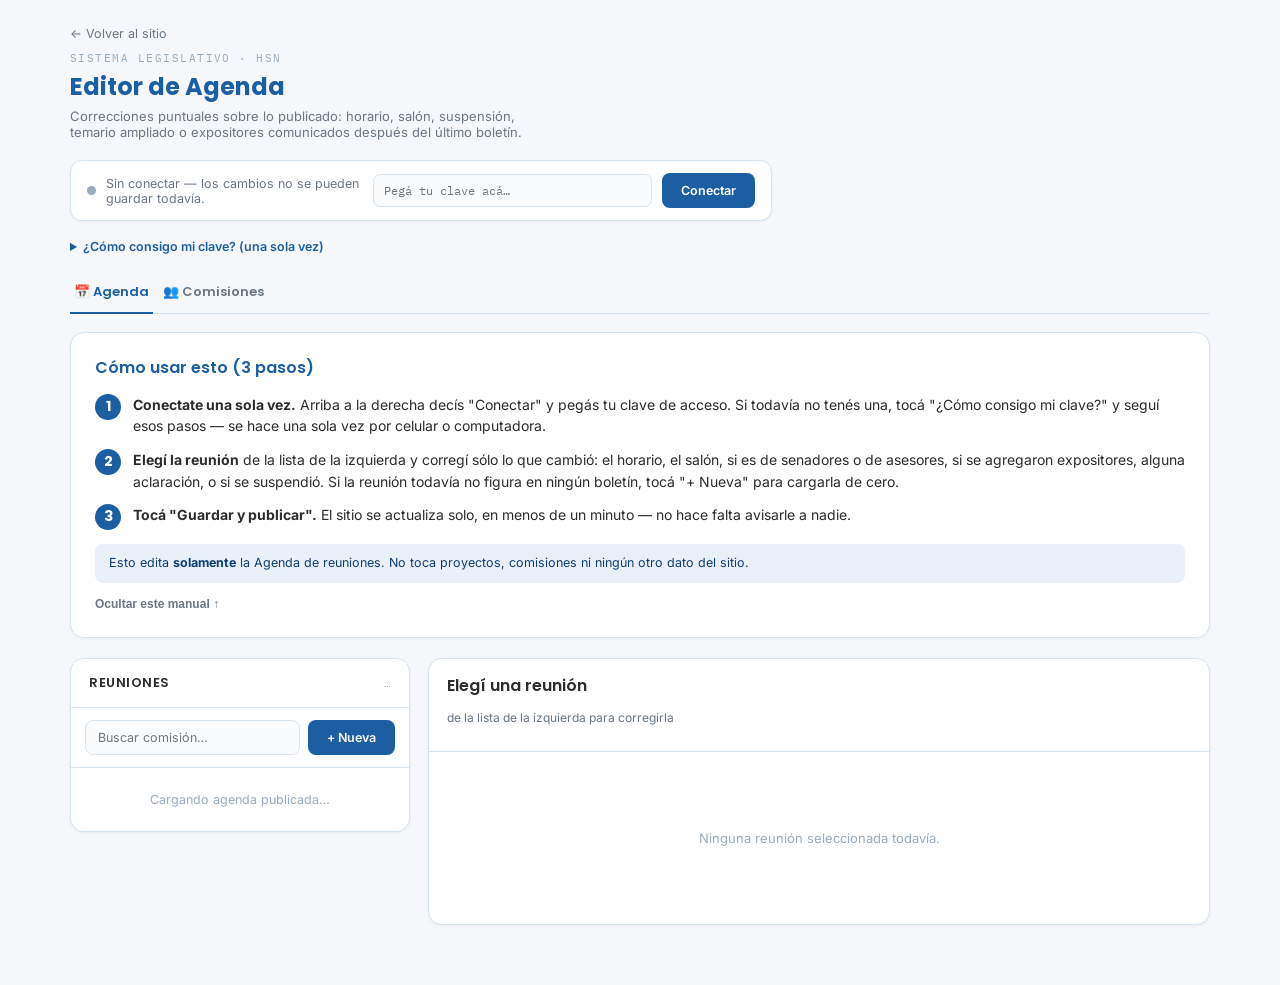
<file: editor.html>
<!DOCTYPE html>
<html lang="es">
<head>
<meta charset="UTF-8">
<meta name="viewport" content="width=device-width, initial-scale=1.0">
<title>Editor de Agenda &middot; HSN</title>
<link rel="stylesheet" href="https://fonts.googleapis.com/css2?family=Poppins:wght@600;700&family=Inter:wght@400;500;600&family=IBM+Plex+Mono:wght@500&display=swap">
<style>
:root{
  --bg:#F5F7FA;
  --surface:#FFFFFF;
  --surface-2:#FAFBFD;
  --border:#D6E4F0;
  --text:#2C2C2C;
  --text-muted:#6b7785;
  --text-faint:#9aacbd;
  --accent:#1B5EA2;
  --accent-soft:#EAF0FA;
  --accent-strong:#0d3f73;
  --warn:#C2650C;
  --warn-soft:#FBEADD;
  --ok:#0d7a4a;
  --ok-soft:#DCF0E8;
  --danger:#b42318;
  --danger-soft:#FBE7E5;
  --shadow:0 1px 3px rgba(20,40,70,0.06);
  --shadow-lift:0 10px 30px -14px rgba(20,50,90,0.28);
}
*{box-sizing:border-box}
body{background:var(--bg);color:var(--text);font-family:'Inter',system-ui,sans-serif;margin:0}
.wrap{max-width:1180px;margin:0 auto;padding:22px 20px 60px}

/* ── Manual (MUY sencillo) ── */
.manual{background:var(--surface);border:1px solid var(--border);border-radius:14px;padding:22px 24px;box-shadow:var(--shadow);margin-bottom:20px}
.manual h2{font-family:'Poppins',sans-serif;font-size:16px;font-weight:600;color:var(--accent);margin:0 0 14px}
.manual-steps{list-style:none;margin:0;padding:0;display:flex;flex-direction:column;gap:12px}
.manual-steps li{display:flex;gap:12px;align-items:flex-start;font-size:14px;line-height:1.55}
.manual-num{font-family:'Poppins',sans-serif;font-weight:700;font-size:14px;color:#fff;background:var(--accent);width:26px;height:26px;border-radius:50%;display:flex;align-items:center;justify-content:center;flex-shrink:0}
.manual-steps b{color:var(--text)}
.manual-steps a{color:var(--accent);font-weight:600}
.manual-note{margin-top:14px;padding:10px 14px;background:var(--accent-soft);border-radius:8px;font-size:12.5px;color:var(--accent-strong);line-height:1.5}
.manual-collapse{margin-top:10px;background:none;border:none;color:var(--text-muted);font-size:12px;font-weight:600;cursor:pointer;padding:4px 0}

/* ── Header ── */
.topbar{display:flex;align-items:flex-start;justify-content:space-between;gap:20px;flex-wrap:wrap;margin-bottom:18px}
.brand-eyebrow{font-family:'IBM Plex Mono',monospace;font-size:10.5px;letter-spacing:.14em;text-transform:uppercase;color:var(--text-faint);margin:0 0 4px}
h1{font-family:'Poppins',sans-serif;font-size:24px;font-weight:700;color:var(--accent);margin:0 0 4px}
.subtitle{font-size:13px;color:var(--text-muted);margin:0;max-width:60ch}

/* ── Conexión ── */
.conn-box{background:var(--surface);border:1px solid var(--border);border-radius:12px;padding:12px 16px;box-shadow:var(--shadow);display:flex;align-items:center;gap:10px;flex-wrap:wrap;min-width:280px}
.conn-dot{width:9px;height:9px;border-radius:50%;background:var(--text-faint);flex-shrink:0}
.conn-dot.on{background:var(--ok);box-shadow:0 0 0 3px var(--ok-soft)}
.conn-dot.err{background:var(--danger);box-shadow:0 0 0 3px var(--danger-soft)}
.conn-text{font-size:12.5px;color:var(--text-muted);flex:1}
.conn-text b{color:var(--text)}
.conn-box input[type=password]{flex:1;min-width:180px;padding:8px 10px;border:1.5px solid var(--border);border-radius:7px;font-family:'IBM Plex Mono',monospace;font-size:12px;background:var(--surface-2);color:var(--text)}
.conn-box .btn{white-space:nowrap}
.conn-forget{background:none;border:none;color:var(--text-faint);font-size:11px;text-decoration:underline;cursor:pointer}

/* ── Layout ── */
.board{display:grid;grid-template-columns:340px 1fr;gap:18px;align-items:start}
@media(max-width:880px){.board{grid-template-columns:1fr}}
.panel{background:var(--surface);border:1px solid var(--border);border-radius:14px;box-shadow:var(--shadow);overflow:hidden}
.panel-head{padding:14px 18px;border-bottom:1px solid var(--border);display:flex;align-items:center;justify-content:space-between;gap:10px}
.panel-head h2{font-family:'Poppins',sans-serif;font-size:13px;font-weight:600;color:var(--text);margin:0;text-transform:uppercase;letter-spacing:.04em}
.panel-count{font-family:'IBM Plex Mono',monospace;font-size:11px;color:var(--text-faint)}

.search-row{padding:12px 14px;border-bottom:1px solid var(--border)}
.search-row input{width:100%;padding:9px 12px;border:1.5px solid var(--border);border-radius:8px;background:var(--surface-2);color:var(--text);font-family:inherit;font-size:12.5px;outline:none}
.search-row input:focus{border-color:var(--accent)}
.rlist{max-height:640px;overflow-y:auto}
.rgroup-label{font-size:10px;font-weight:700;text-transform:uppercase;letter-spacing:.08em;color:var(--text-faint);padding:12px 16px 6px}
.ritem{width:100%;text-align:left;background:none;border:none;border-left:3px solid transparent;padding:10px 16px 10px 13px;cursor:pointer;display:flex;flex-direction:column;gap:4px;font-family:inherit;color:var(--text)}
.ritem:hover{background:var(--surface-2)}
.ritem.active{background:var(--accent-soft);border-left-color:var(--accent)}
.ritem-top{display:flex;align-items:center;justify-content:space-between;gap:8px}
.ritem-hora{font-family:'IBM Plex Mono',monospace;font-size:11.5px;font-weight:500;color:var(--text-muted)}
.ritem.active .ritem-hora{color:var(--accent)}
.ritem-com{font-size:12.5px;font-weight:600;line-height:1.3}
.chip{display:inline-flex;align-items:center;gap:4px;font-size:9.5px;font-weight:700;text-transform:uppercase;letter-spacing:.03em;padding:2px 7px;border-radius:20px;white-space:nowrap;flex-shrink:0}
.chip-pend{background:var(--warn-soft);color:var(--warn)}
.chip-ok{background:var(--ok-soft);color:var(--ok)}
.chip-live{background:var(--accent-soft);color:var(--accent)}
.chip-dot{width:5px;height:5px;border-radius:50%;background:currentColor}
.list-empty{padding:24px 16px;text-align:center;font-size:12.5px;color:var(--text-faint)}

.editor-head{display:flex;align-items:flex-start;justify-content:space-between;gap:14px;flex-wrap:wrap}
.editor-title{font-family:'Poppins',sans-serif;font-size:16px;font-weight:600;color:var(--text);margin:0 0 3px}
.editor-meta{font-size:12px;color:var(--text-muted)}
.editor-meta code{font-family:'IBM Plex Mono',monospace;background:var(--surface-2);border:1px solid var(--border);border-radius:5px;padding:1px 6px;font-size:11px}
.editor-body{padding:18px}
.editor-placeholder{padding:60px 24px;text-align:center;color:var(--text-faint);font-size:13px}
.field-grid{display:grid;grid-template-columns:1fr 1fr;gap:14px 16px;margin-bottom:18px}
@media(max-width:560px){.field-grid{grid-template-columns:1fr}}
.field{display:flex;flex-direction:column;gap:6px}
.field.span2{grid-column:1/-1}
.field label{font-size:11px;font-weight:700;text-transform:uppercase;letter-spacing:.05em;color:var(--text-muted);display:flex;align-items:center;gap:6px}
.field .was{font-family:'IBM Plex Mono',monospace;font-weight:400;text-transform:none;letter-spacing:0;color:var(--text-faint);font-size:10.5px}
.field input[type=text],.field input[type=time],.field textarea,.field select{width:100%;padding:9px 11px;border:1.5px solid var(--border);border-radius:8px;background:var(--surface-2);color:var(--text);font-family:inherit;font-size:13px;outline:none;transition:border-color .15s}
.field input:focus,.field textarea:focus,.field select:focus{border-color:var(--accent)}
.field textarea{resize:vertical;min-height:64px;line-height:1.5;font-family:inherit}
.field-hint{font-size:10.5px;color:var(--text-faint)}

.toggle-row{display:flex;align-items:center;justify-content:space-between;background:var(--surface-2);border:1.5px solid var(--border);border-radius:10px;padding:11px 14px}
.toggle-row.danger-active{background:var(--danger-soft);border-color:var(--danger)}
.toggle-label{font-size:13px;font-weight:600}
.toggle-sub{font-size:11px;color:var(--text-muted);margin-top:2px}
.switch{position:relative;width:38px;height:22px;flex-shrink:0}
.switch input{opacity:0;width:0;height:0}
.switch-track{position:absolute;inset:0;background:var(--border);border-radius:20px;cursor:pointer;transition:background .15s}
.switch-track::after{content:'';position:absolute;width:16px;height:16px;left:3px;top:3px;background:var(--surface);border-radius:50%;transition:transform .15s;box-shadow:0 1px 2px rgba(0,0,0,0.25)}
.switch input:checked+.switch-track{background:var(--danger)}
.switch input:checked+.switch-track::after{transform:translateX(16px)}

.diff-box{background:var(--surface-2);border:1px dashed var(--border);border-radius:10px;padding:12px 14px;margin-bottom:16px;font-size:12px}
.diff-title{font-size:10px;font-weight:700;text-transform:uppercase;letter-spacing:.06em;color:var(--text-faint);margin-bottom:8px}
.diff-row{display:flex;gap:8px;align-items:baseline;padding:3px 0;font-family:'IBM Plex Mono',monospace;font-size:11.5px;flex-wrap:wrap}
.diff-row .k{color:var(--text-muted);min-width:80px;flex-shrink:0}
.diff-old{color:var(--danger);text-decoration:line-through;opacity:.75}
.diff-new{color:var(--ok);font-weight:600}
.diff-empty{color:var(--text-faint);font-style:italic}

.editor-actions{display:flex;align-items:center;gap:10px;justify-content:flex-end;padding-top:14px;border-top:1px solid var(--border);flex-wrap:wrap}
.save-status{font-size:12px;color:var(--text-muted);margin-right:auto}
.save-status.err{color:var(--danger);font-weight:600}
.save-status.ok{color:var(--ok);font-weight:600}
.btn{font-family:inherit;font-size:12.5px;font-weight:600;padding:9px 18px;border-radius:8px;cursor:pointer;border:1.5px solid transparent;transition:all .15s}
.btn-ghost{background:none;border-color:var(--border);color:var(--text-muted)}
.btn-ghost:hover{border-color:var(--text-faint);color:var(--text)}
.btn-primary{background:var(--accent);color:#fff}
.btn-primary:hover{background:var(--accent-strong)}
.btn-primary:disabled{background:var(--border);color:var(--text-faint);cursor:not-allowed}

.toast{position:fixed;left:50%;bottom:26px;transform:translateX(-50%) translateY(20px);background:var(--accent-strong);color:#fff;padding:12px 20px;border-radius:10px;font-size:13px;font-weight:600;box-shadow:var(--shadow-lift);opacity:0;pointer-events:none;transition:all .25s;display:flex;align-items:center;gap:10px;z-index:50;max-width:90vw}
.toast.show{opacity:1;transform:translateX(-50%) translateY(0)}
.toast.err{background:var(--danger)}
.toast-dot{width:7px;height:7px;border-radius:50%;background:#8DE38F;flex-shrink:0}
.toast.err .toast-dot{background:#fff}

.back-link{display:inline-flex;align-items:center;gap:6px;font-size:12.5px;color:var(--text-muted);text-decoration:none;margin-bottom:10px}
.back-link:hover{color:var(--accent)}

/* ── Tabs de sección (Agenda / Comisiones) ── */
.top-tabs{display:flex;gap:6px;margin-bottom:18px;border-bottom:1.5px solid var(--border)}
.top-tab{font-family:'Poppins',sans-serif;font-size:13px;font-weight:600;color:var(--text-muted);background:none;border:none;border-bottom:2.5px solid transparent;padding:10px 4px;margin-bottom:-1.5px;cursor:pointer}
.top-tab.active{color:var(--accent);border-bottom-color:var(--accent)}

/* ── Comisiones: roster ── */
.roster-row{display:flex;align-items:center;justify-content:space-between;gap:10px;padding:9px 16px;border-bottom:1px solid var(--border-soft,var(--border))}
.roster-row:last-child{border-bottom:none}
.roster-nombre{font-size:13px;font-weight:600}
.roster-meta{font-size:11px;color:var(--text-muted)}
.roster-dpp{font-family:'IBM Plex Mono',monospace;font-size:10.5px;color:var(--text-faint)}
.roster-actions{display:flex;gap:6px;flex-shrink:0}
.roster-actions button{font-family:inherit;font-size:11px;font-weight:600;padding:5px 10px;border-radius:6px;border:1.5px solid var(--border);background:var(--surface);color:var(--text-muted);cursor:pointer}
.roster-actions button:hover{border-color:var(--accent);color:var(--accent)}
.roster-actions button.danger:hover{border-color:var(--danger);color:var(--danger)}
.accion-panel{margin:14px 18px;background:var(--surface-2);border:1.5px solid var(--accent);border-radius:10px;padding:16px}
.accion-panel h3{font-family:'Poppins',sans-serif;font-size:13px;font-weight:600;color:var(--accent);margin:0 0 12px}
.accion-panel .field{margin-bottom:12px}
.accion-panel .field:last-of-type{margin-bottom:0}

/* ── Temario: lista + buscador de expedientes ── */
.temario-list{display:flex;flex-direction:column;gap:6px;margin-bottom:8px}
.temario-item-row{display:flex;align-items:flex-start;gap:8px;background:var(--surface-2);border:1px solid var(--border);border-radius:8px;padding:8px 10px}
.temario-item-num{font-family:'IBM Plex Mono',monospace;font-size:11px;font-weight:600;color:var(--accent);flex-shrink:0;white-space:nowrap}
.temario-item-extracto{font-size:12px;color:var(--text);line-height:1.4;flex:1}
.temario-item-rm{background:none;border:none;color:var(--text-faint);cursor:pointer;font-size:15px;line-height:1;flex-shrink:0;padding:2px 4px}
.temario-item-rm:hover{color:var(--danger)}
.temario-empty{font-size:11.5px;color:var(--text-faint);font-style:italic;padding:4px 2px}
.temario-search-wrap{position:relative}
.temario-search-results{border:1px solid var(--border);border-radius:8px;margin-top:4px;max-height:220px;overflow-y:auto;background:var(--surface)}
.temario-result{width:100%;text-align:left;background:none;border:none;border-bottom:1px solid var(--border);padding:8px 10px;cursor:pointer;display:block;font-family:inherit}
.temario-result:last-child{border-bottom:none}
.temario-result:hover{background:var(--surface-2)}
.temario-result .num{font-family:'IBM Plex Mono',monospace;font-size:10.5px;font-weight:600;color:var(--accent)}
.temario-result .ext{font-size:11.5px;color:var(--text-muted);display:block;margin-top:2px;line-height:1.35;overflow:hidden;text-overflow:ellipsis;display:-webkit-box;-webkit-line-clamp:2;-webkit-box-orient:vertical}
.temario-manual-row{display:flex;gap:6px;margin-top:8px}
.temario-manual-row input{flex:1}

/* ── Selector de comisiones (checklist) ── */
.com-checklist{max-height:200px;overflow-y:auto;border:1.5px solid var(--border);border-radius:8px;background:var(--surface-2)}
.com-check-item{display:flex;align-items:center;gap:8px;padding:7px 10px;font-size:12.5px;border-bottom:1px solid var(--border)}
.com-check-item:last-child{border-bottom:none}
.com-check-item label{cursor:pointer;flex:1}
</style>
</head>
<body>
<div class="wrap">

  <a class="back-link" href="index.html">&larr; Volver al sitio</a>

  <div class="topbar">
    <div>
      <p class="brand-eyebrow">Sistema Legislativo · HSN</p>
      <h1 id="page-h1">Editor de Agenda</h1>
      <p class="subtitle" id="page-subtitle">Correcciones puntuales sobre lo publicado: horario, salón, suspensión, temario ampliado o expositores comunicados después del último boletín.</p>
    </div>
    <div class="conn-box" id="conn-box">
      <span class="conn-dot" id="conn-dot"></span>
      <span class="conn-text" id="conn-text">Sin conectar &mdash; los cambios no se pueden guardar todavía.</span>
      <input type="password" id="conn-token" placeholder="Pegá tu clave acá…">
      <button class="btn btn-primary" id="conn-btn">Conectar</button>
    </div>
  </div>

  <details style="margin-bottom:18px">
    <summary style="cursor:pointer;font-size:12.5px;color:var(--accent);font-weight:600">¿Cómo consigo mi clave? (una sola vez)</summary>
    <div style="background:var(--surface);border:1px solid var(--border);border-radius:12px;padding:16px 20px;margin-top:8px;font-size:13px;line-height:1.7">
      <ol style="margin:0;padding-left:18px">
        <li>Pedile a Mariano el link para crear tu clave de acceso (o que te la genere y te la pase él mismo — es la forma más simple).</li>
        <li>Si te toca crearla vos: entrá a <a href="https://github.com/settings/personal-access-tokens/new" target="_blank" rel="noopener">github.com/settings/personal-access-tokens/new</a> con la cuenta de GitHub de Mariano, elegí "Only select repositories" &rarr; <code>hsn-sistema-legislativo</code>, y en Permissions &rarr; Contents elegí "Read and write". Generá la clave y copiala.</li>
        <li>Pegala arriba a la derecha, donde dice "Pegá tu clave acá", y tocá Conectar. Queda guardada sólo en este navegador — no se comparte con nadie ni con Claude.</li>
      </ol>
    </div>
  </details>

  <div class="top-tabs">
    <button class="top-tab active" id="tab-btn-agenda" onclick="mostrarVista('agenda')">&#128197; Agenda</button>
    <button class="top-tab" id="tab-btn-comisiones" onclick="mostrarVista('comisiones')">&#128101; Comisiones</button>
  </div>

  <div id="view-agenda">

    <div class="manual" id="manual">
      <h2>Cómo usar esto (3 pasos)</h2>
      <ol class="manual-steps">
        <li><span class="manual-num">1</span><div><b>Conectate una sola vez.</b> Arriba a la derecha decís "Conectar" y pegás tu clave de acceso. Si todavía no tenés una, tocá "¿Cómo consigo mi clave?" y seguí esos pasos — se hace una sola vez por celular o computadora.</div></li>
        <li><span class="manual-num">2</span><div><b>Elegí la reunión</b> de la lista de la izquierda y corregí sólo lo que cambió: el horario, el salón, si es de senadores o de asesores, si se agregaron expositores, alguna aclaración, o si se suspendió. Si la reunión todavía no figura en ningún boletín, tocá "+ Nueva" para cargarla de cero.</div></li>
        <li><span class="manual-num">3</span><div><b>Tocá "Guardar y publicar".</b> El sitio se actualiza solo, en menos de un minuto — no hace falta avisarle a nadie.</div></li>
      </ol>
      <div class="manual-note">Esto edita <b>solamente</b> la Agenda de reuniones. No toca proyectos, comisiones ni ningún otro dato del sitio.</div>
      <button class="manual-collapse" id="manual-toggle">Ocultar este manual &uarr;</button>
    </div>

    <div class="board">

      <div class="panel">
        <div class="panel-head">
          <h2>Reuniones</h2>
          <span class="panel-count" id="rcount">&hellip;</span>
        </div>
        <div class="search-row" style="display:flex;gap:8px;align-items:center">
          <input type="text" id="rsearch" placeholder="Buscar comisión…" style="flex:1;margin:0">
          <button class="btn btn-primary" style="white-space:nowrap" onclick="abrirNuevaReunion()">+ Nueva</button>
        </div>
        <div class="rlist" id="rlist"><div class="list-empty">Cargando agenda publicada&hellip;</div></div>
      </div>

      <div class="panel">
        <div class="panel-head editor-head" id="editor-head">
          <div>
            <p class="editor-title">Elegí una reunión</p>
            <p class="editor-meta">de la lista de la izquierda para corregirla</p>
          </div>
        </div>
        <div class="editor-body" id="editor-body">
          <div class="editor-placeholder">Ninguna reunión seleccionada todavía.</div>
        </div>
      </div>

    </div>

  </div>

  <div id="view-comisiones" style="display:none">

    <div class="manual" id="manual-com">
      <h2>Cómo usar esto (3 pasos)</h2>
      <ol class="manual-steps">
        <li><span class="manual-num">1</span><div><b>Conectate una sola vez</b> (arriba a la derecha) — es la misma clave que para Agenda.</div></li>
        <li><span class="manual-num">2</span><div><b>Elegí la comisión</b> de la izquierda y, al lado del integrante que cambió, tocá "Reemplazar" o "Dar de baja" — o "Agregar integrante" si es alguien nuevo.</div></li>
        <li><span class="manual-num">3</span><div><b>Completá el DPP</b> (el decreto/disposición que respalda el cambio, ej. <code>73/26</code>) y su fecha, y guardá. Sin DPP no se puede: es lo que justifica el cambio.</div></li>
      </ol>
      <div class="manual-note">Esto edita <b>solamente</b> los integrantes de las comisiones. No toca la Agenda ni ningún otro dato del sitio.</div>
      <button class="manual-collapse" id="manual-com-toggle">Ocultar este manual &uarr;</button>
    </div>

    <div class="board">

      <div class="panel">
        <div class="panel-head">
          <h2>Comisiones</h2>
          <span class="panel-count" id="ccount">&hellip;</span>
        </div>
        <div class="search-row">
          <input type="text" id="csearch" placeholder="Buscar comisión…">
        </div>
        <div class="rlist" id="clist"><div class="list-empty">Cargando comisiones publicadas&hellip;</div></div>
      </div>

      <div class="panel">
        <div class="panel-head editor-head" id="com-editor-head">
          <div>
            <p class="editor-title">Elegí una comisión</p>
            <p class="editor-meta">de la lista de la izquierda para corregir sus integrantes</p>
          </div>
        </div>
        <div class="editor-body" id="com-editor-body" style="padding:0">
          <div class="editor-placeholder">Ninguna comisión seleccionada todavía.</div>
        </div>
      </div>

    </div>

  </div>

</div>

<div class="toast" id="toast"><span class="toast-dot"></span><span id="toast-text"></span></div>

<script>
var REPO_OWNER = 'bonifaciomariano';
var REPO_NAME = 'hsn-sistema-legislativo';
var REPO = REPO_OWNER + '/' + REPO_NAME;
var RAW_BASE = 'https://raw.githubusercontent.com/' + REPO + '/main/';
var API_BASE = 'https://api.github.com/repos/' + REPO + '/contents/';
var TOKEN_KEY = 'hsn_editor_token';
var AUTOR_KEY = 'hsn_editor_autor';

var reuniones = [];      // crudas, de data/agenda.json
var overridesData = null; // objeto completo de data/agenda_overrides.json (para reescribir)
var overridesIdx = {};    // clave -> override
var seleccion = null;     // reunión cruda seleccionada
var overridesSha = null;
var creandoNueva = false;      // true mientras se completa el formulario de "+ Nueva"
var temarioItemsActual = [];   // [{numero,extracto}] -- del formulario abierto (editar o crear)
var PROYECTOS_DATA = null;     // data/proyectos.json, se carga recién al abrir el buscador de expedientes

function claveDe(r){ return (r.fecha||'') + '|' + (r.hora||'') + '|' + (r.comisiones||[]).join(','); }

function esc(s){
  return String(s==null?'':s).replace(/[&<>"']/g, function(c){
    return {'&':'&amp;','<':'&lt;','>':'&gt;','"':'&quot;',"'":'&#39;'}[c];
  });
}

/* raw.githubusercontent.com a veces devuelve un 503 pasajero ante ráfagas
   de pedidos simultáneos (como los 2-3 fetch en paralelo de cada pestaña) --
   reintenta con espera creciente antes de darse por vencido. */
function fetchJsonConReintento(url, opts){
  opts = opts || {};
  var intentos = opts.intentos || 3;
  var espera = 500;
  function esperar(ms){ return new Promise(function(res){setTimeout(res, ms)}); }
  function intentar(n){
    return fetch(url, {cache:'no-store'})
      .then(function(r){
        if(r.ok)return r.json();
        if(r.status===404 && 'fallback' in opts)return opts.fallback;
        var err = new Error((url.split('/').pop())+': error '+r.status);
        throw err;
      })
      .catch(function(err){
        if(n>=intentos)throw err;
        return esperar(espera*n).then(function(){return intentar(n+1)});
      });
  }
  return intentar(1);
}

/* ── Conexión (token guardado sólo en este navegador) ── */
function token(){ return localStorage.getItem(TOKEN_KEY) || ''; }
function setConn(state, text){
  var dot = document.getElementById('conn-dot');
  dot.className = 'conn-dot' + (state==='on'?' on':state==='err'?' err':'');
  document.getElementById('conn-text').textContent = text;
}
function refrescarConn(){
  var box = document.getElementById('conn-box');
  if(token()){
    box.querySelector('#conn-token').style.display='none';
    box.querySelector('#conn-btn').textContent='Olvidar clave';
    box.querySelector('#conn-btn').className='btn btn-ghost';
  }else{
    box.querySelector('#conn-token').style.display='';
    box.querySelector('#conn-btn').textContent='Conectar';
    box.querySelector('#conn-btn').className='btn btn-primary';
    setConn('off','Sin conectar — los cambios no se pueden guardar todavía.');
  }
}
document.getElementById('conn-btn').addEventListener('click', function(){
  if(token()){
    localStorage.removeItem(TOKEN_KEY);
    refrescarConn();
    return;
  }
  var t = document.getElementById('conn-token').value.trim();
  if(!t)return;
  setConn('off','Comprobando…');
  fetch('https://api.github.com/repos/' + REPO, {headers:{Authorization:'Bearer '+t}}).then(function(r){
    if(!r.ok)throw new Error('bad');
    localStorage.setItem(TOKEN_KEY, t);
    refrescarConn();
    setConn('on','Conectado. Ya podés guardar cambios.');
  }).catch(function(){
    setConn('err','Esa clave no funcionó. Revisala e intentá de nuevo.');
  });
});
refrescarConn();
if(token())setConn('on','Conectado. Ya podés guardar cambios.');

function armarColapsoManual(manualId, toggleId){
  document.getElementById(toggleId).addEventListener('click', function(){
    var steps = document.querySelectorAll('#'+manualId+' .manual-steps, #'+manualId+' .manual-note');
    var hidden = steps[0].style.display==='none';
    steps.forEach(function(el){el.style.display = hidden?'':'none';});
    this.textContent = hidden ? 'Ocultar este manual ↑' : 'Mostrar el manual ↓';
  });
}
armarColapsoManual('manual','manual-toggle');
armarColapsoManual('manual-com','manual-com-toggle');

function mostrarVista(v){
  document.getElementById('view-agenda').style.display = v==='agenda'?'':'none';
  document.getElementById('view-comisiones').style.display = v==='comisiones'?'':'none';
  document.getElementById('tab-btn-agenda').classList.toggle('active', v==='agenda');
  document.getElementById('tab-btn-comisiones').classList.toggle('active', v==='comisiones');
  document.getElementById('page-h1').textContent = v==='agenda' ? 'Editor de Agenda' : 'Editor de Comisiones';
  document.getElementById('page-subtitle').textContent = v==='agenda'
    ? 'Correcciones puntuales sobre lo publicado: horario, salón, suspensión, temario ampliado o expositores comunicados después del último boletín.'
    : 'Actualizá los integrantes de una comisión cuando el sitio todavía no refleja el último DPP.';
  if(v==='comisiones' && !comisionesCargadas)cargarDatosComisiones();
}

/* ── Carga de datos publicados (lectura pública, sin token) ── */
function cargarDatos(){
  Promise.all([
    fetchJsonConReintento(RAW_BASE + 'data/agenda.json', {fallback:{reuniones:[]}}),
    fetchJsonConReintento(RAW_BASE + 'data/agenda_overrides.json', {fallback:{overrides:[]}})
  ]).then(function(res){
    var agenda = res[0];
    var base = (agenda && agenda.reuniones) || [];
    overridesData = res[1] && res[1].overrides ? res[1] : {overrides:[]};
    overridesIdx = {};
    overridesData.overrides.forEach(function(o){
      if(!o.nueva)overridesIdx[claveDe(o)] = o;
    });
    // Reuniones cargadas enteramente desde el editor (sin boletín de origen)
    // se muestran también en la lista, para poder encontrarlas y corregirlas.
    var manuales = overridesData.overrides.filter(function(o){return o.nueva}).map(function(o){
      return {
        fecha:o.fecha, hora:o.hora, dia:o.dia, comisiones:o.comisiones,
        salon:o.salon_nuevo, tipo:o.tipo_nuevo||'senadores',
        boletin_numero:'Cargada a mano', _manualId:o.id
      };
    });
    reuniones = base.concat(manuales);
    renderLista();
  }).catch(function(err){
    document.getElementById('rlist').innerHTML = '<div class="list-empty">No se pudo cargar la agenda publicada. Recargá la página.</div>';
  });
}

function parseFechaDDMM(fecha){
  // 'DD/MM' -> Date del año en curso (suficiente para ordenar/agrupar)
  var p = (fecha||'').split('/');
  if(p.length!==2)return null;
  var d = new Date();
  d.setMonth(parseInt(p[1],10)-1, parseInt(p[0],10));
  d.setHours(0,0,0,0);
  return d;
}

function renderLista(){
  var q = (document.getElementById('rsearch').value||'').toLowerCase();
  var hoy = new Date(); hoy.setHours(0,0,0,0);
  var filtradas = reuniones.filter(function(r){
    if(!q)return true;
    var texto = (r.comisiones||[]).join(' ').toLowerCase();
    return texto.indexOf(q)>=0;
  });
  var futuras = [], pasadas = [];
  filtradas.forEach(function(r){
    var d = parseFechaDDMM(r.fecha);
    (d && d<hoy ? pasadas : futuras).push(r);
  });
  futuras.sort(function(a,b){
    var da = parseFechaDDMM(a.fecha), db = parseFechaDDMM(b.fecha);
    if(da && db && da.getTime()!==db.getTime())return da-db;
    return (a.hora||'').localeCompare(b.hora||'');
  });
  pasadas.sort(function(a,b){
    var da = parseFechaDDMM(a.fecha), db = parseFechaDDMM(b.fecha);
    if(da && db && da.getTime()!==db.getTime())return db-da;
    return (a.hora||'').localeCompare(b.hora||'');
  });
  filtradas = futuras.concat(pasadas);
  document.getElementById('rcount').textContent = filtradas.length + (overridesData?(' · '+overridesData.overrides.length+' editadas'):'');

  var grupos = {};
  var orden = [];
  filtradas.forEach(function(r){
    var d = parseFechaDDMM(r.fecha);
    var label = d ? (d.getTime()===hoy.getTime() ? 'Hoy · '+r.fecha : (d<hoy ? 'Pasadas' : r.fecha)) : 'Sin fecha';
    if(!grupos[label]){grupos[label]=[];orden.push(label);}
    grupos[label].push(r);
  });

  var html = '';
  if(!filtradas.length)html = '<div class="list-empty">Sin resultados.</div>';
  orden.forEach(function(label){
    html += '<div class="rgroup-label">'+esc(label)+'</div>';
    grupos[label].forEach(function(r){
      var clave = claveDe(r);
      var o = overridesIdx[clave];
      var chip = r._manualId
        ? '<span class="chip chip-pend"><span class="chip-dot"></span>Manual</span>'
        : o
        ? '<span class="chip chip-ok"><span class="chip-dot"></span>Editada</span>'
        : '<span class="chip chip-live"><span class="chip-dot"></span>Publicada</span>';
      var activa = seleccion && claveDe(seleccion)===clave;
      html += '<button class="ritem'+(activa?' active':'')+'" data-clave="'+esc(clave)+'">'
        +'<div class="ritem-top"><span class="ritem-hora">'+esc(o&&o.hora_nueva?o.hora_nueva:r.hora)+' h</span>'+chip+'</div>'
        +'<div class="ritem-com">'+esc((r.comisiones||[]).map(function(c){return titleCase(c)}).join(' · '))+'</div>'
        +'</button>';
    });
  });
  document.getElementById('rlist').innerHTML = html;
  document.querySelectorAll('.ritem').forEach(function(btn){
    btn.addEventListener('click', function(){ seleccionar(btn.getAttribute('data-clave')); });
  });
}
document.getElementById('rsearch').addEventListener('input', renderLista);

var TITLECASE_PARTICULAS = {'y':1,'e':1,'de':1,'del':1,'la':1,'las':1,'los':1};
function titleCase(s){
  s=(s||'').toLowerCase();
  return s.split(' ').map(function(w,i){
    var limpio = w.replace(/[.,;]/g,'');
    if(i>0 && TITLECASE_PARTICULAS[limpio])return w;
    return w.charAt(0).toUpperCase()+w.slice(1);
  }).join(' ');
}

function seleccionar(clave){
  seleccion = reuniones.find(function(r){return claveDe(r)===clave});
  creandoNueva = false;
  renderLista();
  if(seleccion && seleccion._manualId){
    var oManual = overridesData.overrides.find(function(o){return o.id===seleccion._manualId});
    temarioItemsActual = (oManual && oManual.temario_extra || []).slice();
    renderEditorNueva(oManual);
    return;
  }
  var o = overridesIdx[claveDe(seleccion)] || {};
  temarioItemsActual = (o.temario_extra||[]).slice();
  renderEditor();
}

function renderEditor(){
  if(!seleccion){
    document.getElementById('editor-head').innerHTML = '<div><p class="editor-title">Elegí una reunión</p><p class="editor-meta">de la lista de la izquierda para corregirla</p></div>';
    document.getElementById('editor-body').innerHTML = '<div class="editor-placeholder">Ninguna reunión seleccionada todavía.</div>';
    return;
  }
  var r = seleccion;
  var o = overridesIdx[claveDe(r)] || {};
  var coms = (r.comisiones||[]).map(titleCase).join(' · ');

  document.getElementById('editor-head').innerHTML =
    '<div><p class="editor-title">'+esc(coms)+'</p>'
    +'<p class="editor-meta">'+esc(r.dia||'')+' '+esc(r.fecha)+' &middot; publicada en <code>boletín '+esc(r.boletin_numero||'?')+'</code></p></div>';

  var salones = ['AZUL','ILLIA','FRONDIZI - MORENO','EVA PERÓN','C.P.M.'];
  if(r.salon && salones.indexOf(r.salon)<0)salones.unshift(r.salon);
  var salonOpts = '<option value="">(sin cambio — '+esc(r.salon||'?')+')</option>'
    + salones.map(function(s){return '<option value="'+esc(s)+'"'+(o.salon_nuevo===s?' selected':'')+'>'+esc(titleCase(s))+'</option>'}).join('');

  var TIPO_LABEL = {senadores:'Reunión de senadores', asesores:'Reunión de asesores', bicameral:'Reunión bicameral'};
  var tipoActual = r.tipo || 'senadores';
  var tipoOpts = '<option value="">(sin cambio — '+esc(TIPO_LABEL[tipoActual]||tipoActual)+')</option>'
    + Object.keys(TIPO_LABEL).map(function(t){return '<option value="'+t+'"'+(o.tipo_nuevo===t?' selected':'')+'>'+TIPO_LABEL[t]+'</option>'}).join('');

  document.getElementById('editor-body').innerHTML =
    '<div class="field-grid">'
    +'<div class="field"><label>Hora <span class="was">— publicada: '+esc(r.hora)+'</span></label>'
    +'<input type="time" id="f-hora" value="'+esc(o.hora_nueva||'')+'"></div>'
    +'<div class="field"><label>Salón <span class="was">— publicado: '+esc(titleCase(r.salon||'?'))+'</span></label>'
    +'<select id="f-salon">'+salonOpts+'</select></div>'
    +'<div class="field span2"><label>Tipo de reunión <span class="was">— errores comunes: el boletín a veces mezcla filas y una reunión de asesores queda cargada como de senadores</span></label>'
    +'<select id="f-tipo">'+tipoOpts+'</select></div>'
    +'<div class="field span2"><label>Expositores agregados después del boletín</label>'
    +'<textarea id="f-exp" placeholder="Ej.: Lic. Nombre Apellido, cargo…">'+esc(o.expositores_extra||'')+'</textarea>'
    +'<span class="field-hint">Se agrega debajo de lo publicado, no lo reemplaza.</span></div>'
    +'<div class="field span2"><label>Expedientes agregados al temario</label>'
    +renderTemarioBuilderHtml()
    +'<span class="field-hint">Se agregan al temario ya publicado, no lo reemplazan.</span></div>'
    +'<div class="field span2"><label>Aclaración / otro texto</label>'
    +'<textarea id="f-nota" placeholder="Texto libre que se muestra como aviso arriba del temario…">'+esc(o.nota||'')+'</textarea></div>'
    +'<div class="field span2"><div class="toggle-row" id="susp-row">'
    +'<div><div class="toggle-label">Marcar como suspendida</div>'
    +'<div class="toggle-sub">Se muestra tachada y no cuenta como reunión del día</div></div>'
    +'<label class="switch"><input type="checkbox" id="f-susp"'+(o.suspendida?' checked':'')+'><span class="switch-track"></span></label>'
    +'</div></div>'
    +'</div>'
    +'<div class="diff-box"><div class="diff-title">Se va a publicar</div><div id="diff-list"></div></div>'
    +'<div class="editor-actions">'
    +'<span class="save-status" id="save-status"></span>'
    +'<button class="btn btn-ghost" id="btn-cancel">Descartar cambios</button>'
    +'<button class="btn btn-primary" id="btn-save">Guardar y publicar</button>'
    +'</div>';

  document.getElementById('susp-row').classList.toggle('danger-active', !!o.suspendida);
  ['f-hora','f-salon','f-tipo','f-exp','f-nota','f-susp'].forEach(function(id){
    document.getElementById(id).addEventListener('input', actualizarDiff);
    document.getElementById(id).addEventListener('change', function(){
      if(id==='f-susp')document.getElementById('susp-row').classList.toggle('danger-active', this.checked);
      actualizarDiff();
    });
  });
  document.getElementById('btn-cancel').addEventListener('click', function(){ renderEditor(); });
  document.getElementById('btn-save').addEventListener('click', guardar);
  wireTemarioBuilder(actualizarDiff);
  actualizarDiff();
}

function leerFormulario(){
  return {
    hora_nueva: document.getElementById('f-hora').value || null,
    salon_nuevo: document.getElementById('f-salon').value || null,
    tipo_nuevo: document.getElementById('f-tipo').value || null,
    temario_extra: temarioItemsActual.length ? temarioItemsActual.slice() : null,
    expositores_extra: document.getElementById('f-exp').value.trim() || null,
    nota: document.getElementById('f-nota').value.trim() || null,
    suspendida: document.getElementById('f-susp').checked
  };
}

function actualizarDiff(){
  var r = seleccion, f = leerFormulario();
  var TIPO_LABEL = {senadores:'Reunión de senadores', asesores:'Reunión de asesores', bicameral:'Reunión bicameral'};
  var rows = [];
  if(f.hora_nueva && f.hora_nueva!==r.hora)rows.push(diffRow('hora', r.hora, f.hora_nueva));
  if(f.salon_nuevo && f.salon_nuevo!==r.salon)rows.push(diffRow('salón', titleCase(r.salon), titleCase(f.salon_nuevo)));
  if(f.tipo_nuevo && f.tipo_nuevo!==(r.tipo||'senadores'))rows.push(diffRow('tipo', TIPO_LABEL[r.tipo]||r.tipo, TIPO_LABEL[f.tipo_nuevo]));
  if(f.temario_extra)rows.push('<div class="diff-row"><span class="k">temario</span><span class="diff-new">+ '+f.temario_extra.length+' expediente(s) agregado(s)</span></div>');
  if(f.expositores_extra)rows.push('<div class="diff-row"><span class="k">expositores</span><span class="diff-new">+ texto agregado</span></div>');
  if(f.nota)rows.push('<div class="diff-row"><span class="k">nota</span><span class="diff-new">+ aclaración agregada</span></div>');
  if(f.suspendida)rows.push('<div class="diff-row"><span class="k">estado</span><span class="diff-new" style="color:var(--danger)">&rarr; suspendida</span></div>');
  document.getElementById('diff-list').innerHTML = rows.length ? rows.join('') : '<div class="diff-empty">Sin cambios todavía</div>';
  document.getElementById('btn-save').disabled = !rows.length;
}
function diffRow(k,oldV,newV){
  return '<div class="diff-row"><span class="k">'+esc(k)+'</span><span class="diff-old">'+esc(oldV)+'</span><span class="diff-new">&rarr; '+esc(newV)+'</span></div>';
}

/* ── Temario: buscador de expedientes (compartido entre editar y crear) ── */
function cargarProyectosLazy(){
  if(PROYECTOS_DATA)return Promise.resolve(PROYECTOS_DATA);
  return fetchJsonConReintento(RAW_BASE + 'data/proyectos.json').then(function(d){
    PROYECTOS_DATA = d;
    return d;
  });
}
function expNumero(p){ return p.origen + '-' + p.nro + '/' + String(p.anio).slice(-2); }
function normBuscar(s){
  return String(s||'').toUpperCase().normalize('NFD').replace(/[̀-ͯ]/g,'');
}
function renderTemarioBuilderHtml(){
  return '<div id="temario-builder">'
    +'<div class="temario-list" id="temario-list"></div>'
    +'<div class="temario-search-wrap">'
    +'<input type="text" id="temario-search" placeholder="Buscar expediente por n&uacute;mero o texto (ej.: S-123/26, o &ldquo;presupuesto&rdquo;)&hellip;">'
    +'<div class="temario-search-results" id="temario-search-results" hidden></div>'
    +'</div>'
    +'<div class="temario-manual-row">'
    +'<input type="text" id="temario-manual-num" placeholder="N&uacute;mero (opcional)" style="max-width:140px">'
    +'<input type="text" id="temario-manual-ext" placeholder="Texto libre, para &iacute;tems sin expediente&hellip;">'
    +'<button class="btn btn-ghost" type="button" id="temario-manual-add">+ Agregar</button>'
    +'</div>'
    +'</div>';
}
function renderTemarioLista(){
  var el = document.getElementById('temario-list');
  if(!el)return;
  if(!temarioItemsActual.length){
    el.innerHTML = '<div class="temario-empty">Sin expedientes agregados todavía.</div>';
    return;
  }
  el.innerHTML = temarioItemsActual.map(function(it,i){
    return '<div class="temario-item-row">'
      +(it.numero?'<span class="temario-item-num">'+esc(it.numero)+'</span>':'')
      +'<span class="temario-item-extracto">'+esc(it.extracto||'')+'</span>'
      +'<button class="temario-item-rm" type="button" data-i="'+i+'" title="Quitar">&times;</button>'
      +'</div>';
  }).join('');
  el.querySelectorAll('.temario-item-rm').forEach(function(btn){
    btn.addEventListener('click', function(){
      temarioItemsActual.splice(parseInt(btn.getAttribute('data-i'),10), 1);
      renderTemarioLista();
      if(window.__temarioOnChange)window.__temarioOnChange();
    });
  });
}
function wireTemarioBuilder(onChange){
  window.__temarioOnChange = onChange || null;
  renderTemarioLista();
  var search = document.getElementById('temario-search');
  var results = document.getElementById('temario-search-results');
  var buscando = false;
  search.addEventListener('input', function(){
    var q = search.value.trim();
    if(q.length < 2){ results.hidden = true; results.innerHTML = ''; return; }
    if(!PROYECTOS_DATA){
      if(!buscando){
        buscando = true;
        results.hidden = false;
        results.innerHTML = '<div class="temario-result">Cargando expedientes&hellip;</div>';
        cargarProyectosLazy().then(function(){ buscando = false; search.dispatchEvent(new Event('input')); });
      }
      return;
    }
    var qn = normBuscar(q);
    var qNum = q.replace(/\s+/g,'').toUpperCase();
    var out = [];
    for(var i=0; i<PROYECTOS_DATA.length && out.length<20; i++){
      var p = PROYECTOS_DATA[i];
      var num = expNumero(p);
      if(num.toUpperCase().indexOf(qNum)>=0 || normBuscar(p.extracto).indexOf(qn)>=0)out.push(p);
    }
    if(!out.length){
      results.innerHTML = '<div class="temario-result">Sin resultados.</div>';
      results.hidden = false;
      return;
    }
    results.innerHTML = out.map(function(p,i){
      return '<button type="button" class="temario-result" data-i="'+i+'">'
        +'<span class="num">'+esc(expNumero(p))+'</span>'
        +'<span class="ext">'+esc(p.extracto||'')+'</span>'
        +'</button>';
    }).join('');
    results.hidden = false;
    results.querySelectorAll('.temario-result').forEach(function(btn){
      var p = out[parseInt(btn.getAttribute('data-i'),10)];
      btn.addEventListener('click', function(){
        if(!temarioItemsActual.some(function(it){return it.numero===expNumero(p)})){
          temarioItemsActual.push({numero: expNumero(p), extracto: p.extracto||''});
          renderTemarioLista();
          if(window.__temarioOnChange)window.__temarioOnChange();
        }
        search.value = '';
        results.hidden = true;
        results.innerHTML = '';
      });
    });
  });
  document.getElementById('temario-manual-add').addEventListener('click', function(){
    var num = document.getElementById('temario-manual-num').value.trim();
    var ext = document.getElementById('temario-manual-ext').value.trim();
    if(!ext)return;
    temarioItemsActual.push({numero: num || null, extracto: ext});
    document.getElementById('temario-manual-num').value = '';
    document.getElementById('temario-manual-ext').value = '';
    renderTemarioLista();
    if(window.__temarioOnChange)window.__temarioOnChange();
  });
}

function b64EncodeUtf8(str){
  return btoa(unescape(encodeURIComponent(str)));
}
function b64DecodeUtf8(str){
  return decodeURIComponent(escape(atob(str)));
}

function guardar(){
  if(!token()){
    mostrarToast('Conectate primero (arriba a la derecha) para poder guardar.', true);
    return;
  }
  var r = seleccion, f = leerFormulario();
  var statusEl = document.getElementById('save-status');
  var btn = document.getElementById('btn-save');
  btn.disabled = true;
  statusEl.textContent = 'Guardando…';
  statusEl.className = 'save-status';

  var headers = {Authorization:'Bearer '+token(), Accept:'application/vnd.github+json'};

  fetch(API_BASE + 'data/agenda_overrides.json', {headers:headers, cache:'no-store'})
    .then(function(resp){
      if(!resp.ok)throw new Error('No se pudo leer el archivo actual (' + resp.status + ')');
      return resp.json();
    })
    .then(function(file){
      var actual = JSON.parse(b64DecodeUtf8(file.content.replace(/\n/g,'')));
      var clave = claveDe(r);
      var nuevos = actual.overrides.filter(function(o){ return claveDe(o)!==clave; });
      var autor = localStorage.getItem(AUTOR_KEY) || prompt('¿Tu nombre? (para dejar registro de quién corrigió esto)') || 'Sin identificar';
      localStorage.setItem(AUTOR_KEY, autor);
      nuevos.push({
        fecha: r.fecha, hora: r.hora, comisiones: r.comisiones,
        hora_nueva: f.hora_nueva, salon_nuevo: f.salon_nuevo, tipo_nuevo: f.tipo_nuevo,
        temario_extra: f.temario_extra,
        expositores_extra: f.expositores_extra, nota: f.nota,
        suspendida: f.suspendida,
        actualizado: new Date().toISOString(),
        actualizado_por: autor
      });
      actual.overrides = nuevos;
      var contenido = JSON.stringify(actual, null, 2) + '\n';
      var coms = (r.comisiones||[]).map(titleCase).join(' · ');
      return fetch(API_BASE + 'data/agenda_overrides.json', {
        method:'PUT', headers: Object.assign({'Content-Type':'application/json'}, headers),
        body: JSON.stringify({
          message: 'Editor de agenda: ' + coms + ' (' + r.fecha + ' ' + r.hora + ')',
          content: b64EncodeUtf8(contenido),
          sha: file.sha,
          branch: 'main'
        })
      });
    })
    .then(function(resp){
      if(!resp.ok)return resp.json().then(function(e){throw new Error(e.message||('Error ' + resp.status))});
      statusEl.textContent = 'Guardado.';
      statusEl.className = 'save-status ok';
      mostrarToast('Guardado — el sitio se actualiza solo en menos de un minuto.', false);
      cargarDatos();
    })
    .catch(function(err){
      statusEl.textContent = 'No se pudo guardar: ' + err.message;
      statusEl.className = 'save-status err';
      mostrarToast('No se pudo guardar. ' + err.message, true);
    })
    .finally(function(){ btn.disabled = false; });
}

function mostrarToast(msg, esError){
  var t = document.getElementById('toast');
  document.getElementById('toast-text').textContent = msg;
  t.className = 'toast show' + (esError?' err':'');
  setTimeout(function(){ t.className = 'toast' + (esError?' err':''); }, 4200);
}

/* ── Agenda: crear una reunión desde cero (sin boletín de origen) ── */
var DIAS_SEMANA = ['DOMINGO','LUNES','MARTES','MIÉRCOLES','JUEVES','VIERNES','SÁBADO'];
function diaDeFecha(fechaIso){
  var d = new Date(fechaIso+'T12:00:00');
  return DIAS_SEMANA[d.getDay()];
}
function comisionRawFromNombre(n){
  return String(n||'').toUpperCase().replace(/^DE\s+/,'');
}
function abrirNuevaReunion(){
  seleccion = null;
  creandoNueva = true;
  temarioItemsActual = [];
  renderLista();
  renderEditorNueva(null);
}
function renderEditorNueva(existente){
  var editandoManual = !!(existente && existente.id);
  document.getElementById('editor-head').innerHTML = editandoManual
    ? '<div><p class="editor-title">Editar reunión cargada a mano</p><p class="editor-meta">No tiene boletín de origen</p></div>'
    : '<div><p class="editor-title">Nueva reunión</p><p class="editor-meta">Se carga a mano, sin boletín de origen -- usalo sólo si la reunión todavía no salió en ningún boletín</p></div>';

  var salones = ['AZUL','ILLIA','FRONDIZI - MORENO','EVA PERÓN','C.P.M.'];
  var salonActual = existente ? existente.salon_nuevo : null;
  if(salonActual && salones.indexOf(salonActual)<0)salones.unshift(salonActual);
  var salonOpts = '<option value="">-- Elegir --</option>' + salones.map(function(s){
    return '<option value="'+esc(s)+'"'+(salonActual===s?' selected':'')+'>'+esc(titleCase(s))+'</option>';
  }).join('');

  var TIPO_LABEL = {senadores:'Reunión de senadores', asesores:'Reunión de asesores', bicameral:'Reunión bicameral'};
  var tipoActual = (existente && existente.tipo_nuevo) || 'senadores';
  var tipoOpts = Object.keys(TIPO_LABEL).map(function(t){
    return '<option value="'+t+'"'+(t===tipoActual?' selected':'')+'>'+TIPO_LABEL[t]+'</option>';
  }).join('');

  var fechaIsoVal = '';
  if(existente && existente.fecha){
    var p = existente.fecha.split('/'); // DD/MM
    var anio = new Date().getFullYear();
    fechaIsoVal = anio+'-'+p[1]+'-'+p[0];
  }

  document.getElementById('editor-body').innerHTML =
    '<div class="field-grid">'
    +'<div class="field"><label>Fecha</label><input type="date" id="nr-fecha" value="'+esc(fechaIsoVal)+'"></div>'
    +'<div class="field"><label>Hora</label><input type="time" id="nr-hora" value="'+esc(existente?existente.hora:'')+'"></div>'
    +'<div class="field"><label>Salón</label><select id="nr-salon">'+salonOpts+'</select></div>'
    +'<div class="field"><label>Tipo de reunión</label><select id="nr-tipo">'+tipoOpts+'</select></div>'
    +'<div class="field span2"><label>Comisión / comisiones <span class="was">— varias = reunión plenaria</span></label>'
    +'<div class="com-checklist" id="nr-com-checklist"><div class="list-empty">Cargando comisiones&hellip;</div></div></div>'
    +'<div class="field span2"><label>Temario</label>'
    +renderTemarioBuilderHtml()
    +'</div>'
    +'<div class="field span2"><label>Expositores / invitados</label>'
    +'<textarea id="nr-exp" placeholder="Ej.: Lic. Nombre Apellido, cargo…">'+esc(existente?existente.expositores_extra:'')+'</textarea></div>'
    +'<div class="field span2"><label>Aclaración</label>'
    +'<textarea id="nr-nota" placeholder="Texto libre, opcional…">'+esc(existente?existente.nota:'')+'</textarea></div>'
    +'</div>'
    +'<div class="editor-actions">'
    +'<span class="save-status" id="save-status"></span>'
    +'<button class="btn btn-ghost" id="btn-cancel">Cancelar</button>'
    +'<button class="btn btn-primary" id="btn-save" disabled>'+(editandoManual?'Guardar cambios':'Crear y publicar')+'</button>'
    +'</div>';

  wireTemarioBuilder(null);
  document.getElementById('btn-cancel').addEventListener('click', function(){
    creandoNueva = false;
    seleccion = null;
    renderLista();
    renderEditor();
  });
  document.getElementById('btn-save').addEventListener('click', function(){ guardarNuevaReunion(existente); });
  ['nr-fecha','nr-hora'].forEach(function(id){
    document.getElementById(id).addEventListener('input', validarNuevaReunion);
  });

  if(!comisionesCargadas)cargarDatosComisiones();
  renderComChecklistNueva(existente ? existente.comisiones : null);
}
function renderComChecklistNueva(marcadas){
  var el = document.getElementById('nr-com-checklist');
  if(!el)return;
  if(!comisionesCargadas){ el.innerHTML = '<div class="list-empty">Cargando comisiones&hellip;</div>'; return; }
  var marcadasSet = {};
  (marcadas||[]).forEach(function(c){ marcadasSet[String(c).toUpperCase()] = true; });
  var coms = comisionesBase.slice().sort(function(a,b){return a.nombre.localeCompare(b.nombre)});
  el.innerHTML = coms.map(function(c,i){
    var raw = comisionRawFromNombre(c.nombre);
    var checked = marcadasSet[raw];
    return '<div class="com-check-item"><input type="checkbox" id="nr-com-'+i+'" value="'+esc(c.nombre)+'"'+(checked?' checked':'')+'>'
      +'<label for="nr-com-'+i+'">'+esc(titleCase(c.nombre))+'</label></div>';
  }).join('');
  el.querySelectorAll('input[type=checkbox]').forEach(function(cb){ cb.addEventListener('change', validarNuevaReunion); });
  validarNuevaReunion();
}
function validarNuevaReunion(){
  var fechaEl = document.getElementById('nr-fecha'), horaEl = document.getElementById('nr-hora');
  if(!fechaEl)return;
  var comChecked = document.querySelectorAll('#nr-com-checklist input:checked').length;
  document.getElementById('btn-save').disabled = !(fechaEl.value && horaEl.value && comChecked>0);
}
function guardarNuevaReunion(existente){
  if(!token()){
    mostrarToast('Conectate primero (arriba a la derecha) para poder guardar.', true);
    return;
  }
  var fechaIso = document.getElementById('nr-fecha').value; // YYYY-MM-DD
  var hora = document.getElementById('nr-hora').value;
  var salon = document.getElementById('nr-salon').value || null;
  var tipo = document.getElementById('nr-tipo').value || 'senadores';
  var comisionesSel = Array.from(document.querySelectorAll('#nr-com-checklist input:checked')).map(function(cb){
    return comisionRawFromNombre(cb.value);
  });
  var expositores = document.getElementById('nr-exp').value.trim() || null;
  var nota = document.getElementById('nr-nota').value.trim() || null;

  var partes = fechaIso.split('-'); // YYYY-MM-DD
  var fecha = partes[2]+'/'+partes[1];
  var anio2 = partes[0].slice(-2);
  var dia = diaDeFecha(fechaIso);

  var statusEl = document.getElementById('save-status');
  var btn = document.getElementById('btn-save');
  btn.disabled = true;
  statusEl.textContent = 'Guardando…';
  statusEl.className = 'save-status';

  var headers = {Authorization:'Bearer '+token(), Accept:'application/vnd.github+json'};

  fetch(API_BASE + 'data/agenda_overrides.json', {headers:headers, cache:'no-store'})
    .then(function(resp){
      if(!resp.ok)throw new Error('No se pudo leer el archivo actual (' + resp.status + ')');
      return resp.json();
    })
    .then(function(file){
      var actual = JSON.parse(b64DecodeUtf8(file.content.replace(/\n/g,'')));
      var autor = localStorage.getItem(AUTOR_KEY) || prompt('¿Tu nombre? (para dejar registro de quién cargó esto)') || 'Sin identificar';
      localStorage.setItem(AUTOR_KEY, autor);
      var id = (existente && existente.id) || ('manual_' + Date.now());
      actual.overrides = (actual.overrides||[]).filter(function(o){ return o.id!==id; });
      actual.overrides.push({
        nueva: true,
        id: id,
        fecha: fecha, hora: hora, dia: dia,
        comisiones: comisionesSel,
        salon_nuevo: salon, tipo_nuevo: tipo,
        temario_extra: temarioItemsActual.length ? temarioItemsActual.slice() : null,
        expositores_extra: expositores, nota: nota,
        suspendida: false,
        boletin_numero: 'manual/'+anio2,
        actualizado: new Date().toISOString(),
        actualizado_por: autor
      });
      var contenido = JSON.stringify(actual, null, 2) + '\n';
      var comsTxt = comisionesSel.map(titleCase).join(' · ');
      return fetch(API_BASE + 'data/agenda_overrides.json', {
        method:'PUT', headers: Object.assign({'Content-Type':'application/json'}, headers),
        body: JSON.stringify({
          message: 'Editor de agenda: ' + (existente?'edita':'crea') + ' reunión manual ' + comsTxt + ' (' + fecha + ' ' + hora + ')',
          content: b64EncodeUtf8(contenido),
          sha: file.sha,
          branch: 'main'
        })
      });
    })
    .then(function(resp){
      if(!resp.ok)return resp.json().then(function(e){throw new Error(e.message||('Error ' + resp.status))});
      statusEl.textContent = 'Guardado.';
      statusEl.className = 'save-status ok';
      mostrarToast('Guardado — el sitio se actualiza solo en menos de un minuto.', false);
      creandoNueva = false;
      cargarDatos();
    })
    .catch(function(err){
      statusEl.textContent = 'No se pudo guardar: ' + err.message;
      statusEl.className = 'save-status err';
      mostrarToast('No se pudo guardar. ' + err.message, true);
    })
    .finally(function(){ btn.disabled = false; });
}

/* ══════════════════════════ COMISIONES ══════════════════════════════ */
var comisionesCargadas = false;
var comisionesBase = [];   // data/comisiones.json crudo
var dppCambiosData = null; // objeto completo de data/dpp_cambios.json (para reescribir)
var senadoresData = {};    // data/senadores.json crudo
var rosterPorComision = {}; // com_norm -> [{nombre,dpp}]
var comSeleccion = null;    // objeto de comisionesBase seleccionado
var accionActual = null;    // 'add'|'replace'|'remove'

function normCom2(s){
  s=(s||'').toUpperCase().normalize('NFD').replace(/[\u0300-\u036f]/g,'');
  s=s.replace(/^DE\s+/,'');
  s=s.replace(/[^A-Z0-9, ]/g,'');
  return s;
}
function normNombre2(s){
  return (s||'').toUpperCase().trim().normalize('NFD').replace(/[\u0300-\u036f]/g,'');
}
function construirDppState(cambios){
  var state={}, rewritesPend={};
  cambios.forEach(function(c){
    var com=normCom2(c.comision);
    var senOrig=c.senador||'';
    var sen=normNombre2(senOrig);
    if(!state[com])state[com]={};
    if(c.tipo==='rewrite'){
      var pr=rewritesPend[com];
      if(!pr||pr.dpp!==c.dpp){
        if(pr)state[com]=pr.members;
        pr={dpp:c.dpp,members:{}};
        rewritesPend[com]=pr;
      }
      pr.members[sen]={nombre:senOrig,dpp:c.dpp};
    }else{
      if(rewritesPend[com]){
        state[com]=Object.assign({},rewritesPend[com].members);
        delete rewritesPend[com];
      }
      var d=state[com];
      if(c.tipo==='add'){
        d[sen]={nombre:senOrig,dpp:c.dpp};
      }else if(c.tipo==='replace'){
        var rem=normNombre2(c.reemplaza||'');
        delete d[rem];
        d[sen]={nombre:senOrig,dpp:c.dpp};
      }else if(c.tipo==='remove'){
        delete d[sen];
      }
    }
  });
  Object.keys(rewritesPend).forEach(function(com){state[com]=rewritesPend[com].members;});
  var out={};
  Object.keys(state).forEach(function(com){
    out[com]=Object.keys(state[com]).map(function(k){return state[com][k]});
  });
  return out;
}

var comisionesCargaId = 0;
function cargarDatosComisiones(){
  document.getElementById('clist').innerHTML = '<div class="list-empty">Cargando comisiones publicadas…</div>';
  var miCarga = ++comisionesCargaId;
  Promise.all([
    fetchJsonConReintento(RAW_BASE + 'data/comisiones.json'),
    fetchJsonConReintento(RAW_BASE + 'data/dpp_cambios.json'),
    fetchJsonConReintento(RAW_BASE + 'data/senadores.json')
  ]).then(function(res){
    if(miCarga!==comisionesCargaId)return; // superada por una carga más nueva
    comisionesBase = res[0] || [];
    dppCambiosData = res[1] || {fechas:{},cambios:[]};
    senadoresData = res[2] || {};
    rosterPorComision = construirDppState(dppCambiosData.cambios || []);
    comisionesCargadas = true;
    renderListaComisiones();
    if(document.getElementById('nr-com-checklist')){
      var marcadas = seleccion && seleccion._manualId
        ? (overridesData.overrides.find(function(o){return o.id===seleccion._manualId})||{}).comisiones
        : null;
      renderComChecklistNueva(marcadas);
    }
  }).catch(function(err){
    if(miCarga!==comisionesCargaId)return;
    document.getElementById('clist').innerHTML = '<div class="list-empty">No se pudieron cargar las comisiones ('+esc(err.message)+'). Recargá la página.</div>';
  });
}

function rosterDe(com){
  var estado = rosterPorComision[normCom2(com.nombre)];
  if(estado && estado.length)return estado;
  // Sin cambios de DPP registrados todavía para esta comisión: se muestra
  // el roster tal como está publicado en el sitio (sin DPP de respaldo).
  return (com.miembros||[]).map(function(m){return {nombre:m.nombre, dpp:null};});
}

function renderListaComisiones(){
  var q = (document.getElementById('csearch').value||'').toLowerCase();
  var filtradas = comisionesBase.filter(function(c){
    return !q || c.nombre.toLowerCase().indexOf(q)>=0;
  }).slice().sort(function(a,b){return a.nombre.localeCompare(b.nombre)});
  document.getElementById('ccount').textContent = filtradas.length + ' comisiones';
  var html = filtradas.length ? '' : '<div class="list-empty">Sin resultados.</div>';
  filtradas.forEach(function(c){
    var n = rosterDe(c).length;
    var activa = comSeleccion && comSeleccion.nombre===c.nombre;
    html += '<button class="ritem'+(activa?' active':'')+'" data-com="'+esc(c.nombre)+'">'
      +'<div class="ritem-top"><span class="ritem-hora">'+n+' / '+c.cupo+'</span></div>'
      +'<div class="ritem-com">'+esc(titleCase(c.nombre))+'</div>'
      +'</button>';
  });
  document.getElementById('clist').innerHTML = html;
  document.querySelectorAll('#clist .ritem').forEach(function(btn){
    btn.addEventListener('click', function(){ seleccionarComision(btn.getAttribute('data-com')); });
  });
}
document.getElementById('csearch').addEventListener('input', renderListaComisiones);

function seleccionarComision(nombre){
  comSeleccion = comisionesBase.find(function(c){return c.nombre===nombre});
  accionActual = null;
  renderListaComisiones();
  renderComEditor();
}

function senadoresVigentesOrdenados(){
  return Object.keys(senadoresData)
    .filter(function(k){return senadoresData[k].vigente})
    .sort(function(a,b){return a.localeCompare(b)});
}
function nombreLindo(nombreMayus){
  var partes = nombreMayus.split(',');
  var apellido = (partes[0]||'').trim();
  var resto = (partes[1]||'').trim();
  return apellido + (resto ? ', ' + titleCase(resto) : '');
}

function renderComEditor(){
  if(!comSeleccion){
    document.getElementById('com-editor-head').innerHTML = '<div><p class="editor-title">Elegí una comisión</p><p class="editor-meta">de la lista de la izquierda para corregir sus integrantes</p></div>';
    document.getElementById('com-editor-body').innerHTML = '<div class="editor-placeholder">Ninguna comisión seleccionada todavía.</div>';
    return;
  }
  var c = comSeleccion;
  var roster = rosterDe(c).slice().sort(function(a,b){return a.nombre.localeCompare(b.nombre)});
  document.getElementById('com-editor-head').innerHTML =
    '<div><p class="editor-title">'+esc(titleCase(c.nombre))+'</p>'
    +'<p class="editor-meta">'+roster.length+' de '+c.cupo+' cupos ocupados</p></div>'
    +'<button class="btn btn-primary" onclick="abrirAccionCom(\'add\',null)">+ Agregar integrante</button>';

  var filas = roster.map(function(m){
    return '<div class="roster-row"><div>'
      +'<div class="roster-nombre">'+esc(nombreLindo(m.nombre))+'</div>'
      +'<div class="roster-dpp">'+(m.dpp?'DPP-'+esc(m.dpp):'sin DPP registrado')+'</div>'
      +'</div><div class="roster-actions">'
      +'<button onclick="abrirAccionCom(\'replace\',\''+esc(m.nombre).replace(/'/g,"\\'")+'\')">Reemplazar</button>'
      +'<button class="danger" onclick="abrirAccionCom(\'remove\',\''+esc(m.nombre).replace(/'/g,"\\'")+'\')">Dar de baja</button>'
      +'</div></div>';
  }).join('') || '<div class="editor-placeholder">Sin integrantes registrados.</div>';

  document.getElementById('com-editor-body').innerHTML = filas + '<div id="accion-panel-wrap"></div>';
  if(accionActual)renderAccionPanel();
}

function abrirAccionCom(tipo, nombreSaliente){
  accionActual = {tipo:tipo, saliente:nombreSaliente};
  renderAccionPanel();
  document.getElementById('accion-panel-wrap').scrollIntoView({behavior:'smooth',block:'nearest'});
}

function renderAccionPanel(){
  var wrap = document.getElementById('accion-panel-wrap');
  if(!accionActual){wrap.innerHTML='';return;}
  var a = accionActual;
  var yaEnComision = {};
  rosterDe(comSeleccion).forEach(function(m){yaEnComision[normNombre2(m.nombre)]=true;});
  var candidatos = senadoresVigentesOrdenados().filter(function(k){
    return a.tipo==='remove' || !yaEnComision[normNombre2(k)] || k===a.saliente;
  });
  var hoy = new Date().toISOString().slice(0,10);

  var titulo = a.tipo==='add' ? 'Agregar integrante' : a.tipo==='replace' ? 'Reemplazar a ' + nombreLindo(a.saliente) : 'Dar de baja a ' + nombreLindo(a.saliente);
  var html = '<div class="accion-panel"><h3>'+esc(titulo)+'</h3>';
  if(a.tipo!=='remove'){
    html += '<div class="field"><label>Senador/a</label><select id="acc-senador">'
      + candidatos.map(function(k){return '<option value="'+esc(k)+'">'+esc(nombreLindo(k))+'</option>'}).join('')
      + '</select></div>';
  }
  html += '<div class="field-grid" style="margin-bottom:0">'
    +'<div class="field"><label>DPP que lo respalda</label><input type="text" id="acc-dpp" placeholder="Ej.: 73/26"></div>'
    +'<div class="field"><label>Fecha del DPP</label><input type="date" id="acc-fecha" value="'+hoy+'"></div>'
    +'</div>'
    +'<div class="editor-actions" style="border-top:none;padding-top:14px">'
    +'<span class="save-status" id="acc-status"></span>'
    +'<button class="btn btn-ghost" onclick="cerrarAccionCom()">Cancelar</button>'
    +'<button class="btn btn-primary" onclick="guardarAccionCom()">Guardar cambio</button>'
    +'</div></div>';
  wrap.innerHTML = html;
}
function cerrarAccionCom(){
  accionActual = null;
  renderComEditor();
}

function fechaDppFormato(iso){
  // '2026-09-09' -> '09-09-2026', igual a la convención ya usada en dpp_cambios.json
  var p = (iso||'').split('-');
  return p.length===3 ? (p[2]+'-'+p[1]+'-'+p[0]) : iso;
}

function guardarAccionCom(){
  var a = accionActual;
  if(!token()){
    mostrarToast('Conectate primero (arriba a la derecha) para poder guardar.', true);
    return;
  }
  var dpp = (document.getElementById('acc-dpp').value||'').trim();
  var fechaIso = document.getElementById('acc-fecha').value;
  if(!dpp || !/^\d+\/\d{2}$/.test(dpp)){
    document.getElementById('acc-status').textContent = 'Escribí el DPP con el formato número/año, ej. 73/26.';
    document.getElementById('acc-status').className = 'save-status err';
    return;
  }
  if(!fechaIso){
    document.getElementById('acc-status').textContent = 'Falta la fecha del DPP.';
    document.getElementById('acc-status').className = 'save-status err';
    return;
  }
  var senadorKey = a.tipo!=='remove' ? document.getElementById('acc-senador').value : null;

  var statusEl = document.getElementById('acc-status');
  statusEl.textContent = 'Guardando…';
  statusEl.className = 'save-status';

  var headers = {Authorization:'Bearer '+token(), Accept:'application/vnd.github+json'};

  fetch(API_BASE + 'data/dpp_cambios.json', {headers:headers, cache:'no-store'})
    .then(function(resp){
      if(!resp.ok)throw new Error('No se pudo leer el archivo actual (' + resp.status + ')');
      return resp.json();
    })
    .then(function(file){
      var actual = JSON.parse(b64DecodeUtf8(file.content.replace(/\n/g,'')));
      actual.fechas = actual.fechas || {};
      actual.cambios = actual.cambios || [];
      actual.fechas[dpp] = fechaDppFormato(fechaIso);

      var cambio = {dpp: dpp, comision: comSeleccion.nombre, tipo: a.tipo};
      if(a.tipo==='add'){
        cambio.senador = senadorKey;
      }else if(a.tipo==='replace'){
        cambio.senador = senadorKey;
        cambio.reemplaza = a.saliente;
      }else if(a.tipo==='remove'){
        cambio.senador = a.saliente;
      }
      actual.cambios.push(cambio);

      var contenido = JSON.stringify(actual, null, 2) + '\n';
      var autor = localStorage.getItem(AUTOR_KEY) || prompt('¿Tu nombre? (para dejar registro de quién hizo este cambio)') || 'Sin identificar';
      localStorage.setItem(AUTOR_KEY, autor);
      return fetch(API_BASE + 'data/dpp_cambios.json', {
        method:'PUT', headers: Object.assign({'Content-Type':'application/json'}, headers),
        body: JSON.stringify({
          message: 'Editor de comisiones (' + autor + '): DPP-' + dpp + ' — ' + a.tipo + ' en ' + comSeleccion.nombre,
          content: b64EncodeUtf8(contenido),
          sha: file.sha,
          branch: 'main'
        })
      });
    })
    .then(function(resp){
      if(!resp.ok)return resp.json().then(function(e){throw new Error(e.message||('Error ' + resp.status))});
      mostrarToast('Guardado — el sitio se actualiza solo en menos de un minuto.', false);
      accionActual = null;
      cargarDatosComisiones();
    })
    .catch(function(err){
      statusEl.textContent = 'No se pudo guardar: ' + err.message;
      statusEl.className = 'save-status err';
      mostrarToast('No se pudo guardar. ' + err.message, true);
    });
}

cargarDatos();
</script>
</body>
</html>
</file>
